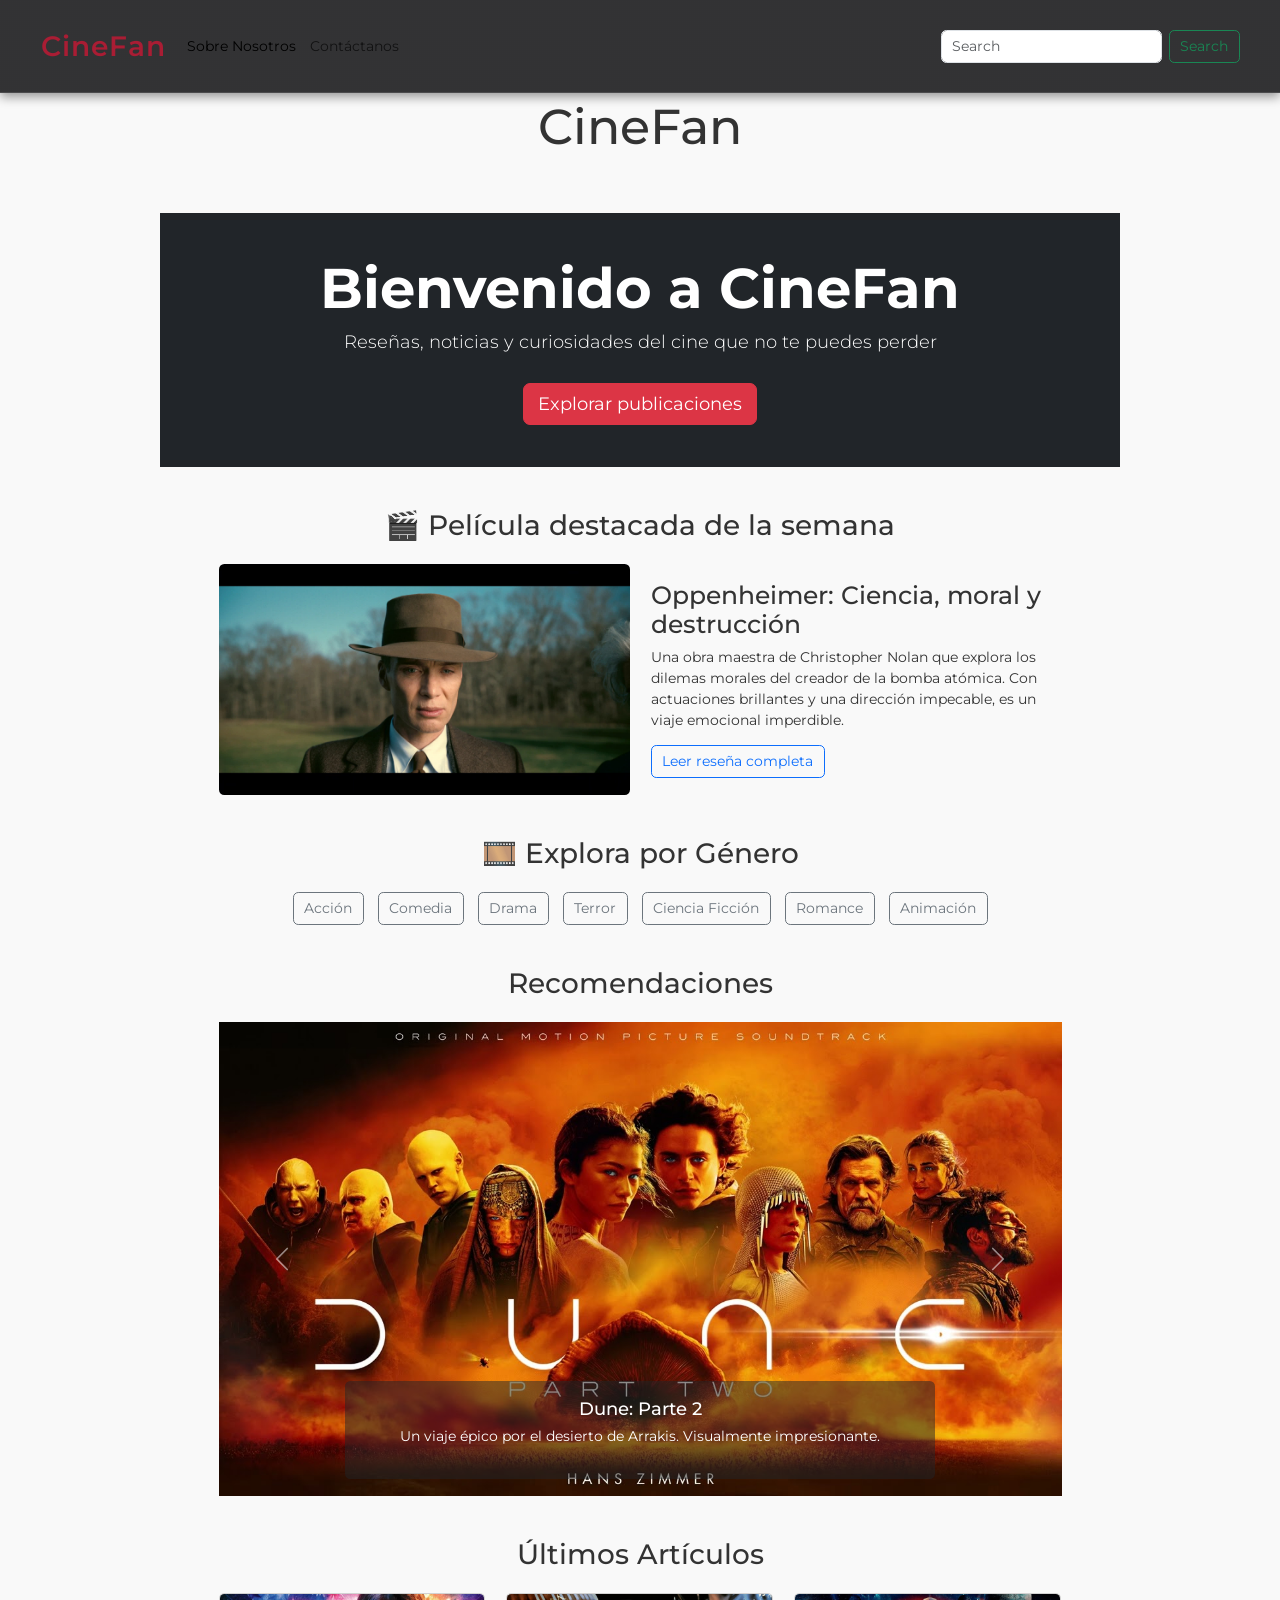
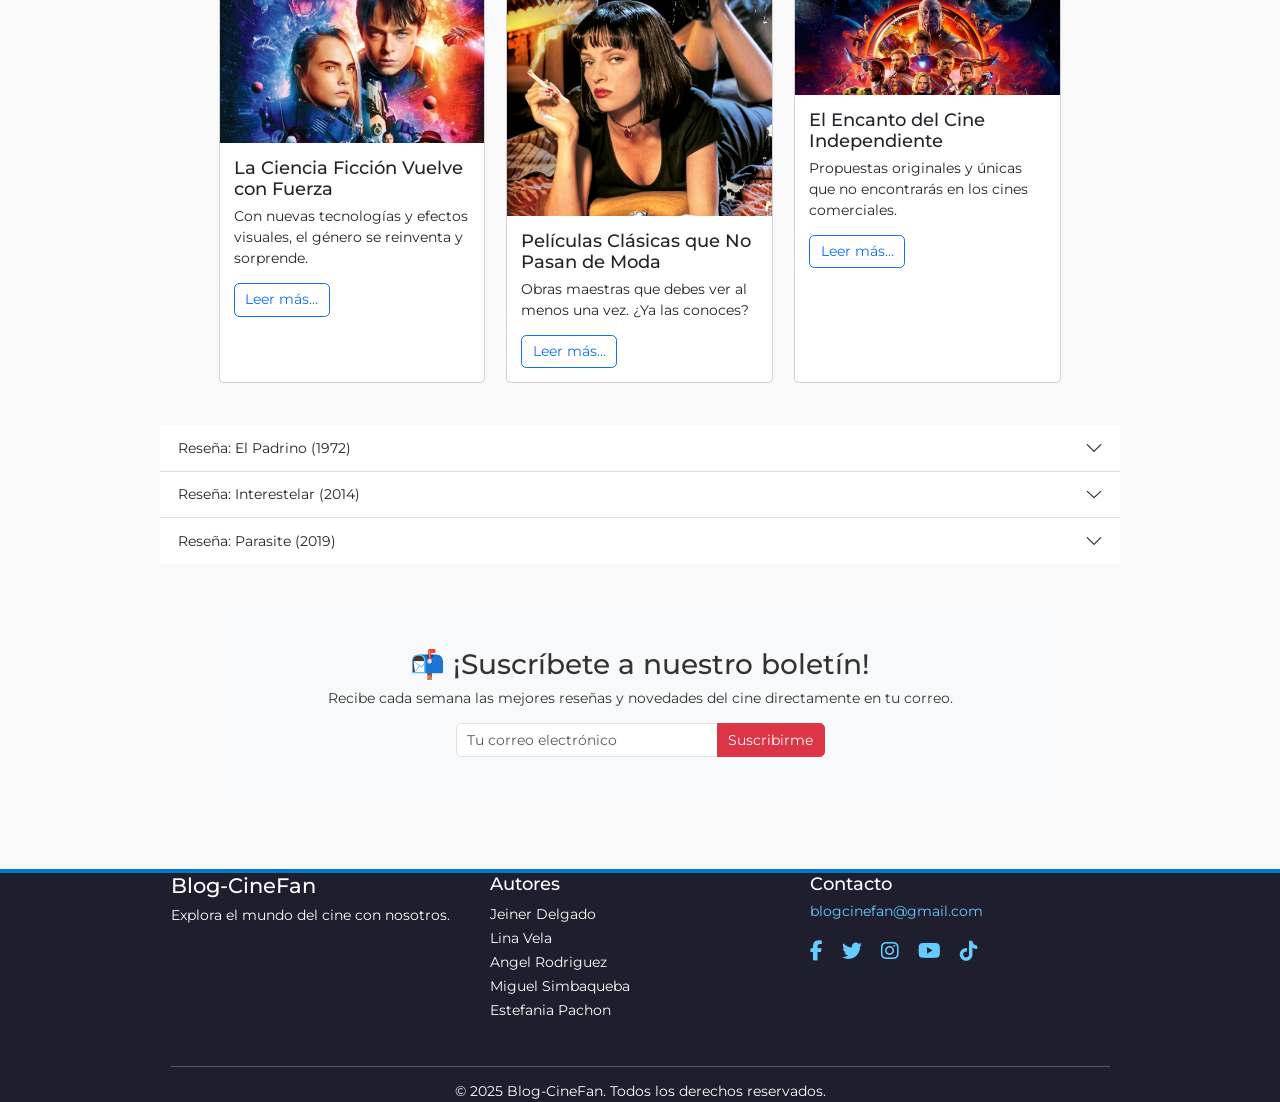
<file: index.html>
<!DOCTYPE html>
<html lang="es">
<head>
    <meta charset="UTF-8">
    <meta name="viewport" content="width=device-width, initial-scale=1.0">
    <title>Blog-CineFan - Inicio</title>
    <link rel="icon" href="assets/img/favicon.ico">
    <link href="https://fonts.googleapis.com/css2?family=Nunito&display=swap" rel="stylesheet">
    <link href="https://cdn.jsdelivr.net/npm/bootstrap@5.3.3/dist/css/bootstrap.min.css" rel="stylesheet">
    <link href="https://cdnjs.cloudflare.com/ajax/libs/font-awesome/6.5.0/css/all.min.css" rel="stylesheet">
    <link rel="stylesheet" href="../assets/css/footer.css">    
    <link rel="stylesheet" href="assets/css/styles.css">
    <link rel="stylesheet" href="assets/css/inicio.css">
    <link href="https://fonts.googleapis.com/css2?family=Montserrat:wght@400;600;700&display=swap" rel="stylesheet">


</head>
<body>

    <!--Barra nav con bootstrap-->
    <nav class="navbar navbar-expand-lg py-4">
  <div class="container-fluid">
    <a class="navbar-brand" href="../index.html">CineFan</a>
    <button class="navbar-toggler" type="button" data-bs-toggle="collapse" data-bs-target="#navbarSupportedContent" aria-controls="navbarSupportedContent" aria-expanded="false" aria-label="Toggle navigation">
      <span class="navbar-toggler-icon"></span>
    </button>
    <div class="collapse navbar-collapse" id="navbarSupportedContent">
      <ul class="navbar-nav me-auto mb-2 mb-lg-0">
        <li class="nav-item">
          <a class="nav-link active "  href="../about.html">Sobre Nosotros</a>
        </li>
        <li class="nav-item">
          <a class="nav-link" href="../contact.html">Contáctanos</a>
        </li>
      </ul>
      <form class="d-flex" role="search">
        <input class="form-control me-2" type="search" placeholder="Search" aria-label="Search"/>
        <button class="btn btn-outline-success" type="submit">Search</button>
      </form>
    </div>
  </div>
</nav>

    <header class="header">
        <div class="container">
            <h1 class="header__title">CineFan</h1>

        </div>
    </header>

    <main class="main-content container">
        <header class="bg-dark text-white text-center py-5">
  <div class="container">
    <h1 class="display-3 fw-bold">Bienvenido a CineFan</h1>
    <p class="lead">Reseñas, noticias y curiosidades del cine que no te puedes perder</p>
    <a href="#posts" class="btn btn-danger btn-lg mt-3">Explorar publicaciones</a>
  </div>
</header>

<!-- Película destacada -->
<section class="container my-5">
  <h2 class="mb-4 text-center">🎬 Película destacada de la semana</h2>
  <div class="row align-items-center">
    <div class="col-md-6">
      <img src="./assets/img/oppe.jpg" alt="Película destacada" class="img-fluid rounded">
    </div>
    <div class="col-md-6">
      <h3>Oppenheimer: Ciencia, moral y destrucción</h3>
      <p>Una obra maestra de Christopher Nolan que explora los dilemas morales del creador de la bomba atómica. Con actuaciones brillantes y una dirección impecable, es un viaje emocional imperdible.</p>
      <a href="#" class="btn btn-outline-primary">Leer reseña completa</a>
    </div>
  </div>
</section>

<!-- Categorías de películas -->
<section class="container my-5">
  <h2 class="mb-4 text-center">🎞️ Explora por Género</h2>
  <div class="d-flex flex-wrap justify-content-center gap-3">
    <button class="btn btn-outline-secondary">Acción</button>
    <button class="btn btn-outline-secondary">Comedia</button>
    <button class="btn btn-outline-secondary">Drama</button>
    <button class="btn btn-outline-secondary">Terror</button>
    <button class="btn btn-outline-secondary">Ciencia Ficción</button>
    <button class="btn btn-outline-secondary">Romance</button>
    <button class="btn btn-outline-secondary">Animación</button>
  </div>
</section>

<!-- Carrusel de recomendaciones -->
<section class="container my-5">
  <h2 class="mb-4 text-center"> Recomendaciones</h2>
  <div id="carouselExampleCaptions" class="carousel slide" data-bs-ride="carousel">
    <div class="carousel-inner">
      <div class="carousel-item active">
        <img src="./assets/img/DuneParte 2.jpg" class="d-block w-100" alt="...">
        <div class="carousel-caption d-none d-md-block bg-dark bg-opacity-50 rounded">
          <h5>Dune: Parte 2</h5>
          <p>Un viaje épico por el desierto de Arrakis. Visualmente impresionante.</p>
        </div>
      </div>
      <div class="carousel-item">
        <img src="./assets/img/Everything.jpg" class="d-block w-100" alt="...">
        <div class="carousel-caption d-none d-md-block bg-dark bg-opacity-50 rounded">
          <h5>Everything Everywhere All At Once</h5>
          <p>Una explosión creativa que desafía los géneros y la lógica.</p>
        </div>
      </div>
      <div class="carousel-item">
        <img src="./assets/img/The Whale.jpg" class="d-block w-100" alt="...">
        <div class="carousel-caption d-none d-md-block bg-dark bg-opacity-50 rounded">
          <h5>The Whale</h5>
          <p>Un drama íntimo sobre redención y empatía. Brendan Fraser brillante.</p>
        </div>
      </div>
    </div>
    <button class="carousel-control-prev" type="button" data-bs-target="#carouselExampleCaptions" data-bs-slide="prev">
      <span class="carousel-control-prev-icon"></span>
    </button>
    <button class="carousel-control-next" type="button" data-bs-target="#carouselExampleCaptions" data-bs-slide="next">
      <span class="carousel-control-next-icon"></span>
    </button>
  </div>
</section>

<!-- Sección de publicaciones -->
<section class="container my-5" id="posts">
  <h2 class="mb-4 text-center"> Últimos Artículos</h2>
  <div class="row g-4">
    
    <!-- Post 1 -->
    <div class="col-md-4">
      <div class="card h-100">
        <img src="./assets/img/renacer-F.jpg" class="card-img-top" alt="Ciencia Ficción">
        <div class="card-body">
          <h5 class="card-title">La Ciencia Ficción Vuelve con Fuerza</h5>
          <p class="card-text">Con nuevas tecnologías y efectos visuales, el género se reinventa y sorprende.</p>
          <a href="#" class="btn btn-outline-primary">Leer más...</a>
        </div>
      </div>
    </div>

    <!-- Post 2 -->
    <div class="col-md-4">
      <div class="card h-100">
        <img src="./assets/img/pelicula-calsica.png" class="card-img-top" alt="Clásicos del cine">
        <div class="card-body">
          <h5 class="card-title">Películas Clásicas que No Pasan de Moda</h5>
          <p class="card-text">Obras maestras que debes ver al menos una vez. ¿Ya las conoces?</p>
          <a href="#" class="btn btn-outline-primary">Leer más...</a>
        </div>
      </div>
    </div>
    <div class="col-md-4">
      <div class="card h-100">
        <img src="./assets/img/marvel.jpeg" class="card-img-top" alt="Cine independiente">
        <div class="card-body">
          <h5 class="card-title">El Encanto del Cine Independiente</h5>
          <p class="card-text">Propuestas originales y únicas que no encontrarás en los cines comerciales.</p>
          <a href="#" class="btn btn-outline-primary">Leer más...</a>
        </div>
      </div>
    </div>

  </div>
</section>

<div class="accordion accordion-flush" id="accordionResenas">
  <div class="accordion-item">
    <h2 class="accordion-header">
      <button class="accordion-button collapsed" type="button" data-bs-toggle="collapse" data-bs-target="#resenaUno" aria-expanded="false" aria-controls="resenaUno">
        Reseña: El Padrino (1972)
      </button>
    </h2>
    <div id="resenaUno" class="accordion-collapse collapse" data-bs-parent="#accordionResenas">
      <div class="accordion-body">
        <strong>Dirección:</strong> Francis Ford Coppola<br>
        <strong>Género:</strong> Crimen, Drama<br>
        <strong>Reseña:</strong> Un clásico del cine que explora el poder, la familia y la corrupción en el corazón de una organización mafiosa. Con actuaciones memorables y una narrativa intensa, es considerada una obra maestra.
      </div>
    </div>
  </div>

  <div class="accordion-item">
    <h2 class="accordion-header">
      <button class="accordion-button collapsed" type="button" data-bs-toggle="collapse" data-bs-target="#resenaDos" aria-expanded="false" aria-controls="resenaDos">
        Reseña: Interestelar (2014)
      </button>
    </h2>
    <div id="resenaDos" class="accordion-collapse collapse" data-bs-parent="#accordionResenas">
      <div class="accordion-body">
        <strong>Dirección:</strong> Christopher Nolan<br>
        <strong>Género:</strong> Ciencia Ficción, Aventura<br>
        <strong>Reseña:</strong> Una epopeya espacial que mezcla la ciencia con las emociones humanas. Visualmente impresionante y con un guion que invita a la reflexión sobre el tiempo, la gravedad y el amor.
      </div>
    </div>
  </div>

  <div class="accordion-item">
    <h2 class="accordion-header">
      <button class="accordion-button collapsed" type="button" data-bs-toggle="collapse" data-bs-target="#resenaTres" aria-expanded="false" aria-controls="resenaTres">
        Reseña: Parasite (2019)
      </button>
    </h2>
    <div id="resenaTres" class="accordion-collapse collapse" data-bs-parent="#accordionResenas">
      <div class="accordion-body">
        <strong>Dirección:</strong> Bong Joon-ho<br>
        <strong>Género:</strong> Thriller, Drama Social<br>
        <strong>Reseña:</strong> Una crítica social envolvente que mezcla el humor negro con el suspenso. Ganadora del Óscar a Mejor Película, destaca por su originalidad, guion inteligente y mensaje contundente.
      </div>
    </div>
  </div>
</div>


<!-- Suscripción al boletín -->
<section class="container my-5">
  <div class="bg-light p-5 rounded text-center">
    <h2>📬 ¡Suscríbete a nuestro boletín!</h2>
    <p>Recibe cada semana las mejores reseñas y novedades del cine directamente en tu correo.</p>
    <div class="row justify-content-center">
      <div class="col-md-6">
        <div class="input-group">
          <input type="email" class="form-control" placeholder="Tu correo electrónico">
          <button class="btn btn-danger">Suscribirme</button>
        </div>
      </div>
    </div>
  </div>
</section>
    </main>

    <!-- !Footer -->
    <footer class="site-footer">
    <div class="container">
      <div class="row text-center text-md-start">
        <!-- Columna 1 -->
        <div class="col-md-4 mb-4">
          <h4>Blog-CineFan</h4>
          <p>Explora el mundo del cine con nosotros.</p>
        </div>

        <!-- Columna 2 -->
        <div class="col-md-4 mb-4">
          <h5>Autores</h5>
          <ul class="list-unstyled">
            <li>Jeiner Delgado</li>
            <li>Lina Vela</li>
            <li>Angel Rodriguez</li>
            <li>Miguel Simbaqueba</li>
            <li>Estefania Pachon</li>
          </ul>
        </div>

        <!-- Columna 3 -->
        <div class="col-md-4 mb-4">
          <h5>Contacto</h5>
          <p><a href="mailto:blogcinefan@gmail.com">blogcinefan@gmail.com</a></p>
          <div class="social-icons mt-3">
            <a href="#"><i class="fab fa-facebook-f"></i></a>
            <a href="#"><i class="fab fa-twitter"></i></a>
            <a href="#"><i class="fab fa-instagram"></i></a>
            <a href="#"><i class="fab fa-youtube"></i></a>
            <a href="#"><i class="fab fa-tiktok"></i></a>
          </div>
        </div>
      </div>
      <hr>
      <div class="text-center">
        <p class="mb-0">&copy; 2025 Blog-CineFan. Todos los derechos reservados.</p>
      </div>
    </div>
  </footer>


    <script src="https://cdn.jsdelivr.net/npm/bootstrap@5.3.3/dist/js/bootstrap.bundle.min.js" integrity="sha384-YvpcrYf0tY3lHB60NNkmXc5s9fDVZLESaAA55NDzOxhy9GkcIdslK1eN7N6jIeHz" crossorigin="anonymous"></script>
</body>
</html>
</file>
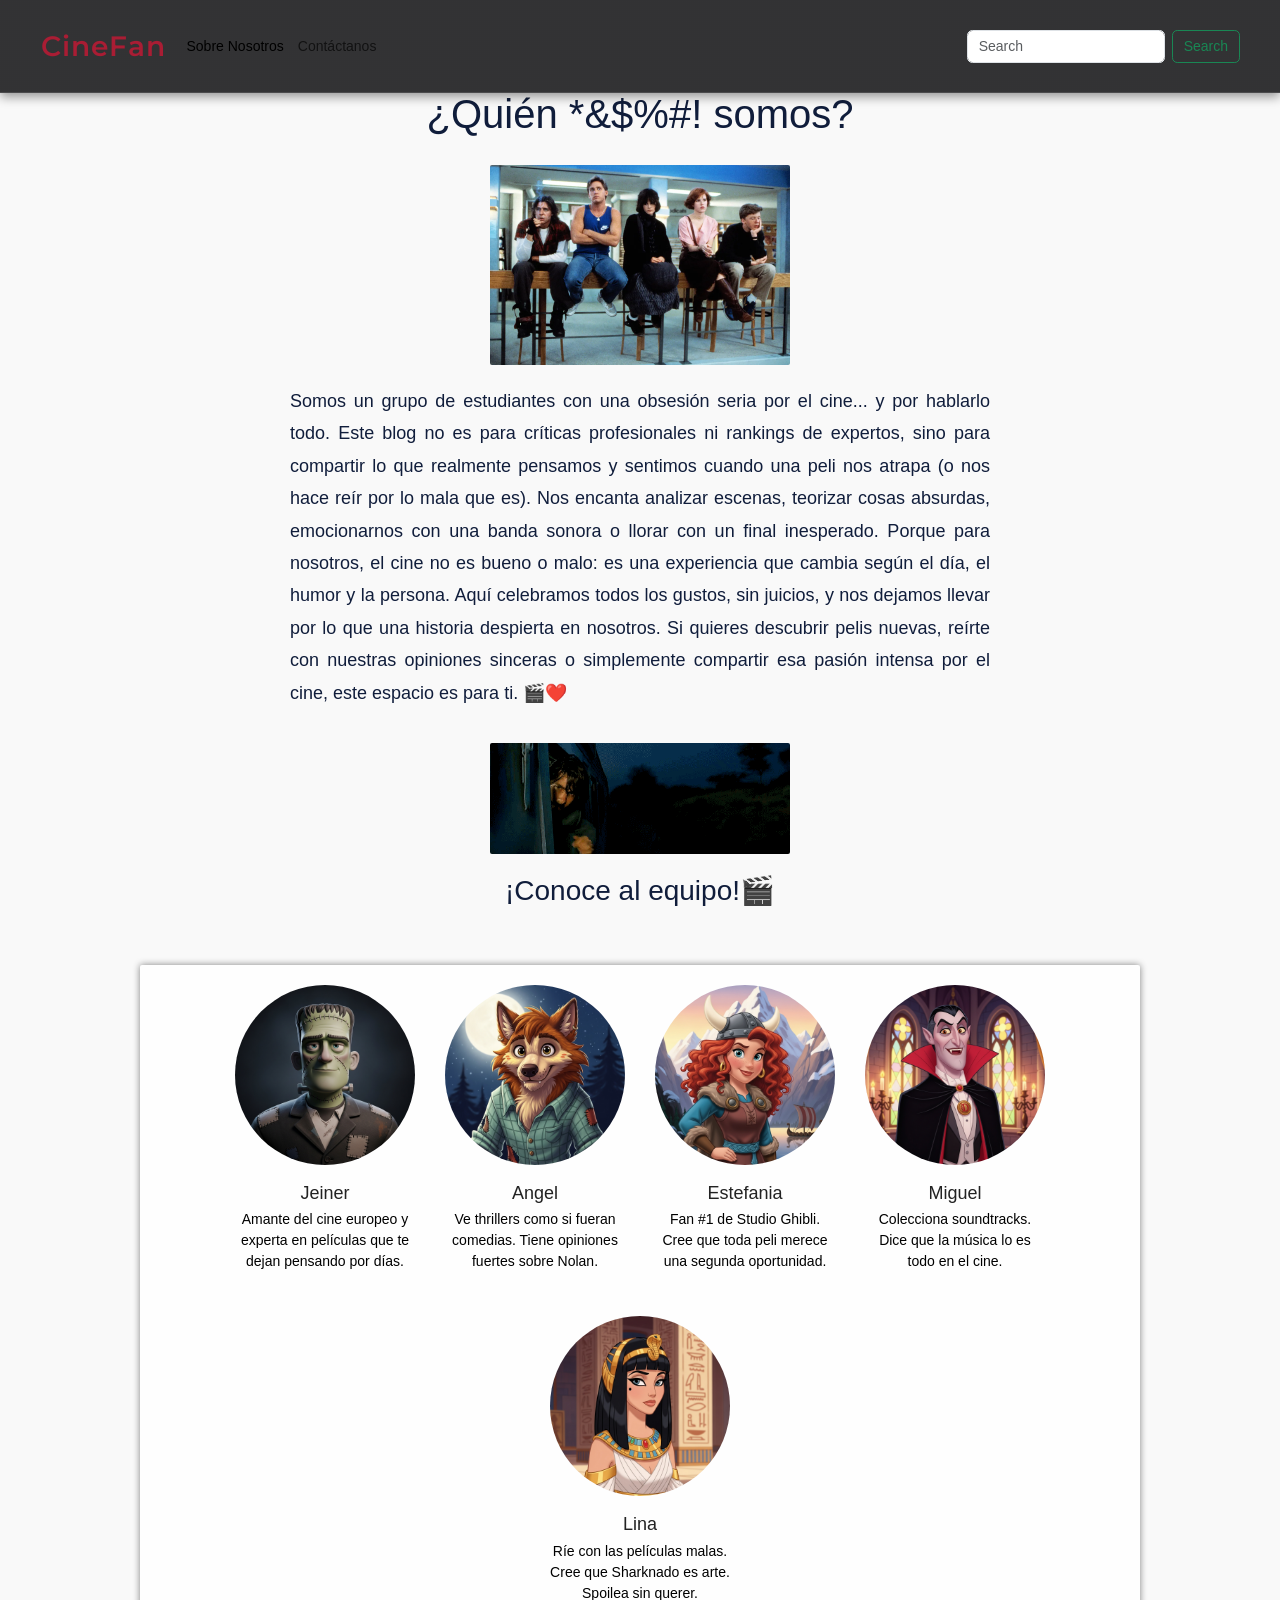
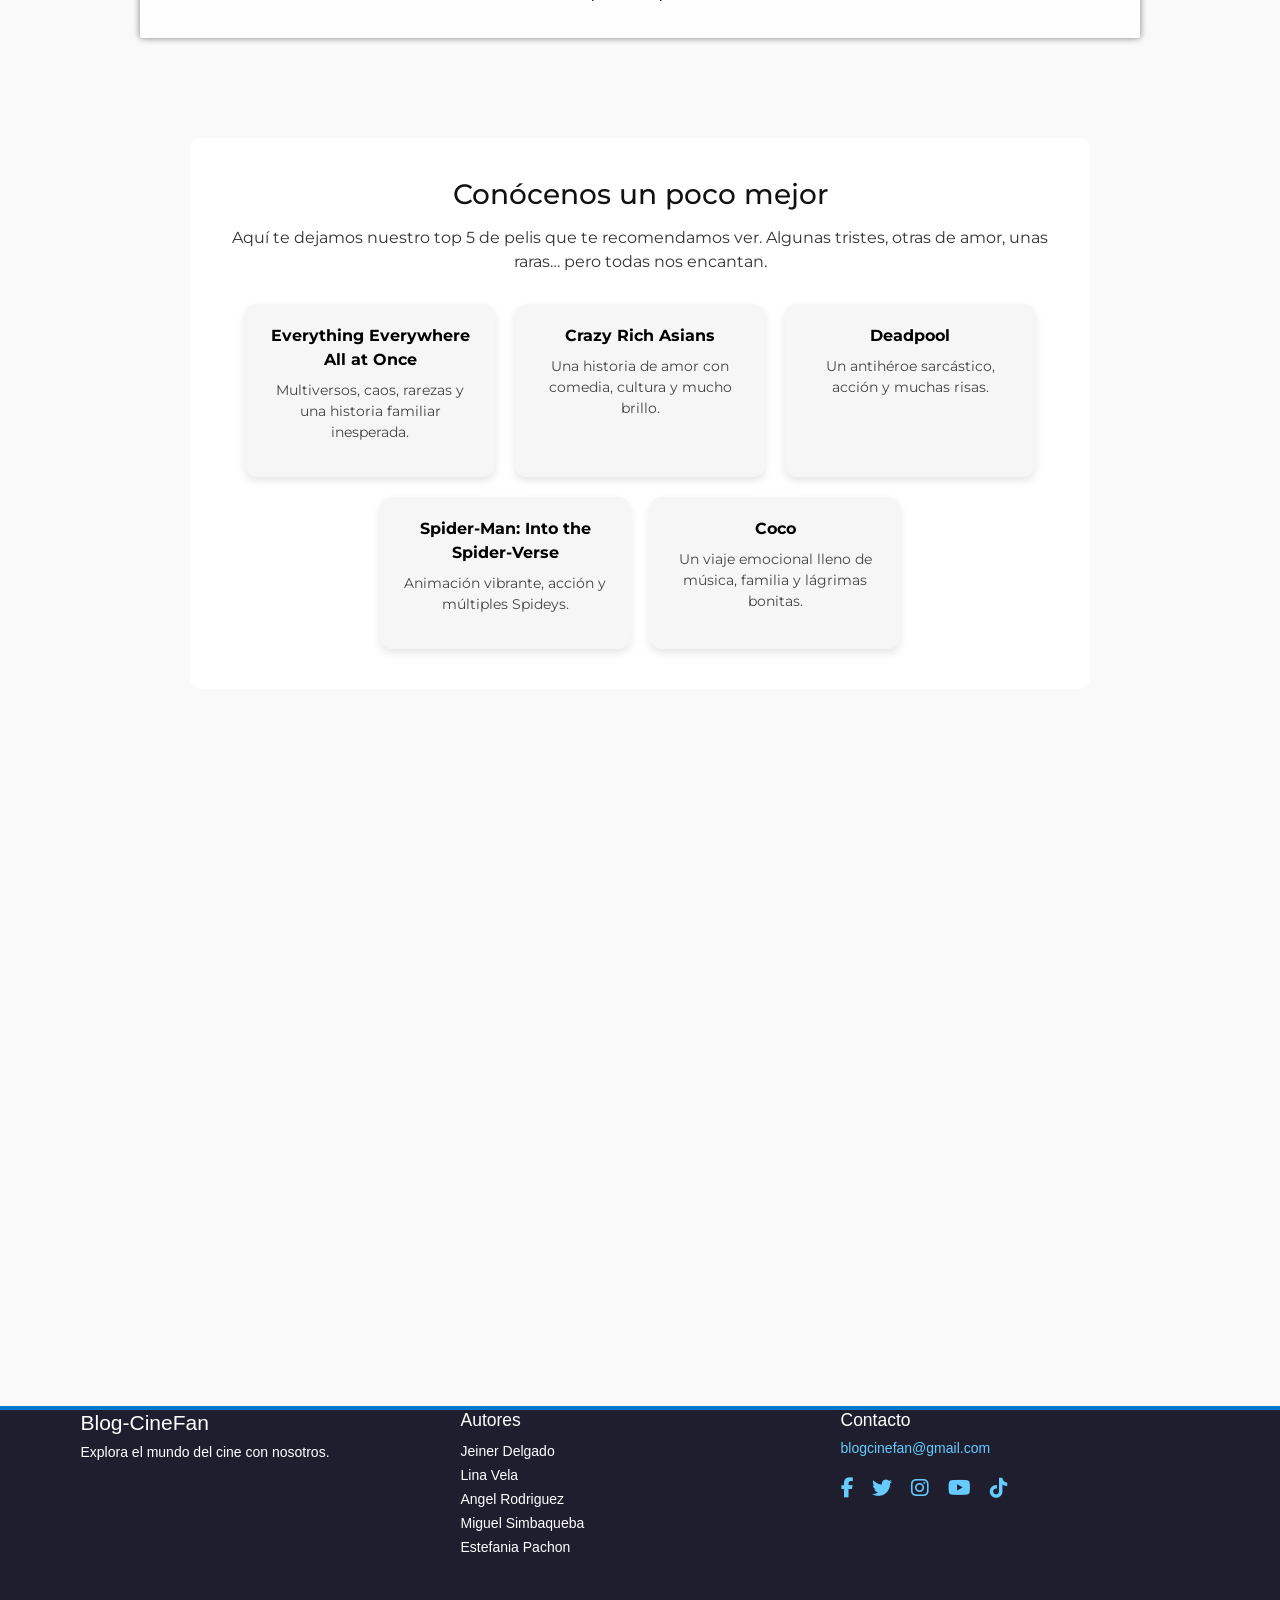
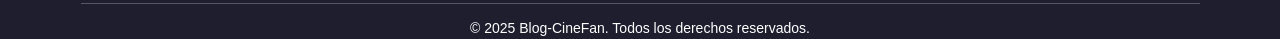
<file: about.html>
<!--Página de "sobre nosotros"-->
<!DOCTYPE html>
<html lang="en">
<head>
    <meta charset="UTF-8">
    <meta name="viewport" content="width=device-width, initial-scale=1.0">
    <title>¿Quiénes somos?</title>
    <link href="https://fonts.googleapis.com/css2?family=Nunito&display=swap" rel="stylesheet">
    <link href="https://cdn.jsdelivr.net/npm/bootstrap@5.3.3/dist/css/bootstrap.min.css" rel="stylesheet">
    <link href="https://cdnjs.cloudflare.com/ajax/libs/font-awesome/6.5.0/css/all.min.css" rel="stylesheet">
    <link rel="stylesheet" href="../assets/css/footer.css">
    <link rel="stylesheet" href="assets/css/about.css">
</head>
<body>
       <!--Barra nav con bootstrap-->
    <nav class="navbar navbar-expand-lg py-4">
  <div class="container-fluid">
    <a class="navbar-brand" href="../index.html">CineFan</a>
    <button class="navbar-toggler" type="button" data-bs-toggle="collapse" data-bs-target="#navbarSupportedContent" aria-controls="navbarSupportedContent" aria-expanded="false" aria-label="Toggle navigation">
      <span class="navbar-toggler-icon"></span>
    </button>
    <div class="collapse navbar-collapse" id="navbarSupportedContent">
      <ul class="navbar-nav me-auto mb-2 mb-lg-0">
        <li class="nav-item">
          <a class="nav-link active "  href="../about.html">Sobre Nosotros</a>
        </li>
        <li class="nav-item">
          <a class="nav-link" href="../contact.html">Contáctanos</a>
        </li>
      </ul>
      <form class="d-flex" role="search">
        <input class="form-control me-2" type="search" placeholder="Search" aria-label="Search"/>
        <button class="btn btn-outline-success" type="submit">Search</button>
      </form>
    </div>
  </div>
</nav>
<!--Sobre nosotros--->
        <h1 >¿Quién *&$%#! somos?</h1>
            <img src="assets/img/breakfastmain-copy-dsptitulo.webp" alt="Imagen que representa al grupo" class="imagen-portada">
                <div class="contenido">
                    <p> Somos un grupo de estudiantes con una obsesión seria por el cine... y por hablarlo todo. Este blog no es para críticas profesionales ni rankings de expertos, sino para compartir lo que realmente pensamos y sentimos cuando una peli nos atrapa (o nos hace reír por lo mala que es).
                        Nos encanta analizar escenas, teorizar cosas absurdas, emocionarnos con una banda sonora o llorar con un final inesperado. Porque para nosotros, el cine no es bueno o malo: es una experiencia que cambia según el día, el humor y la persona.
                        Aquí celebramos todos los gustos, sin juicios, y nos dejamos llevar por lo que una historia despierta en nosotros. Si quieres descubrir pelis nuevas, reírte con nuestras opiniones sinceras o simplemente compartir esa pasión intensa por el cine, este espacio es para ti. 🎬❤️
                    </p>
                </div>
            <img src="assets/img/EnIb.gif" alt="Gif de cierre" class="gif-final">
    </div>
     <div class="titulo-team"><h2>¡Conoce al equipo!🎬</h2></div> 
    
    <section class="team-container">

  

  <div class="team-member">
    <img src="/assets/img/jeiner.png" alt="Jeiner">
    <h3>Jeiner</h3>
    <p>Amante del cine europeo y experta en películas que te dejan pensando por días.</p>
  </div>

  <div class="team-member">
    <img src="/assets/img/angel.png" alt="Angel">
    <h3>Angel</h3>
    <p>Ve thrillers como si fueran comedias. Tiene opiniones fuertes sobre Nolan.</p>
  </div>

  <div class="team-member">
    <img src="/assets/img/estefania.png" alt="Estefanía">
    <h3>Estefania</h3>
    <p>Fan #1 de Studio Ghibli. Cree que toda peli merece una segunda oportunidad.</p>
  </div>

  <div class="team-member">
    <img src="/assets/img/miguel.png" alt="Miguel">
    <h3>Miguel</h3>
    <p>Colecciona soundtracks. Dice que la música lo es todo en el cine.</p>
  </div>

  <div class="team-member">
    <img src="/assets/img/lina.png" alt="Lina">
    <h3>Lina</h3>
    <p>Ríe con las películas malas. Cree que Sharknado es arte. Spoilea sin querer.</p>
  </div>
</section>

<section class="movies-section">
  <h2>Conócenos un poco mejor</h2>
  <p class="intro-text">Aquí te dejamos nuestro top 5 de pelis que te recomendamos ver. Algunas tristes, otras de amor, unas raras… pero todas nos encantan.</p>

  <div class="movie-grid">
    <div class="movie-card">
      <strong>Everything Everywhere All at Once</strong>
      <p>Multiversos, caos, rarezas y una historia familiar inesperada.</p>
    </div>
    <div class="movie-card">
      <strong>Crazy Rich Asians</strong>
      <p>Una historia de amor con comedia, cultura y mucho brillo.</p>
    </div>
    <div class="movie-card">
      <strong>Deadpool</strong>
      <p>Un antihéroe sarcástico, acción y muchas risas.</p>
    </div>
    <div class="movie-card">
      <strong>Spider-Man: Into the Spider-Verse</strong>
      <p>Animación vibrante, acción y múltiples Spideys.</p>
    </div>
    <div class="movie-card">
      <strong>Coco</strong>
      <p>Un viaje emocional lleno de música, familia y lágrimas bonitas.</p>
    </div>
  </div>
</section>
    <div class="page-container">
    <main class="content">

    </main>

    
    <!-- ! Footer -->
    <footer class="site-footer">
    <div class="container">
      <div class="row text-center text-md-start">
        <!-- Columna 1 -->
        <div class="col-md-4 mb-4">
          <h4>Blog-CineFan</h4>
          <p>Explora el mundo del cine con nosotros.</p>
        </div>

        <!-- Columna 2 -->
        <div class="col-md-4 mb-4">
          <h5>Autores</h5>
          <ul class="list-unstyled">
            <li>Jeiner Delgado</li>
            <li>Lina Vela</li>
            <li>Angel Rodriguez</li>
            <li>Miguel Simbaqueba</li>
            <li>Estefania Pachon</li>
          </ul>
        </div>

        <!-- Columna 3 -->
        <div class="col-md-4 mb-4">
          <h5>Contacto</h5>
          <p><a href="mailto:blogcinefan@gmail.com">blogcinefan@gmail.com</a></p>
          <div class="social-icons mt-3">
            <a href="#"><i class="fab fa-facebook-f"></i></a>
            <a href="#"><i class="fab fa-twitter"></i></a>
            <a href="#"><i class="fab fa-instagram"></i></a>
            <a href="#"><i class="fab fa-youtube"></i></a>
            <a href="#"><i class="fab fa-tiktok"></i></a>
          </div>
        </div>
      </div>
      <hr>
      <div class="text-center">
        <p class="mb-0">&copy; 2025 Blog-CineFan. Todos los derechos reservados.</p>
      </div>
    </div>
  </footer>


  </div>

</body>
</html>
</file>
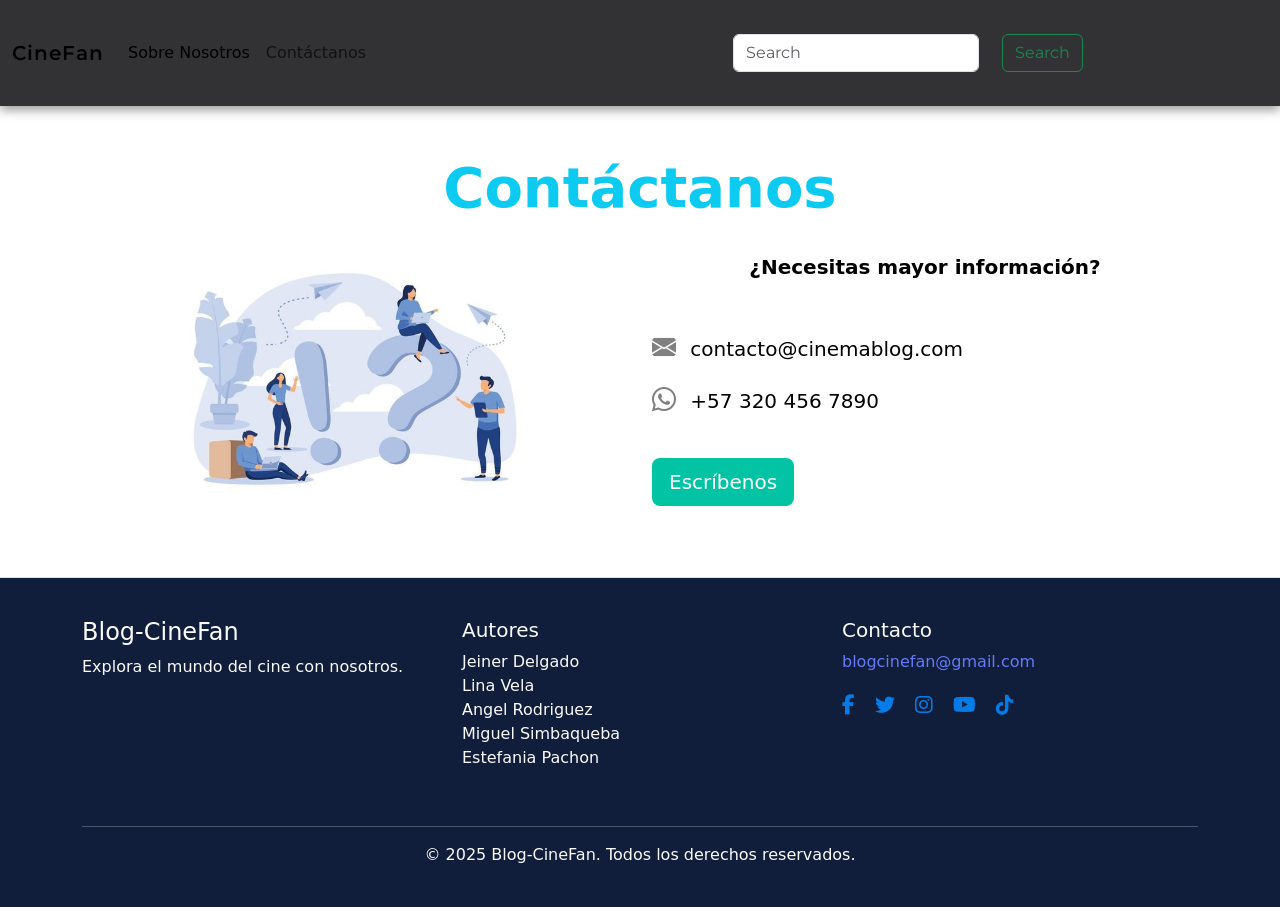
<file: contact.html>
<!--Página de Contactenos-->
<!DOCTYPE html>
<html lang="en">
<head>
    <meta charset="UTF-8">
    <meta name="viewport" content="width=device-width, initial-scale=1.0">
    <link rel="stylesheet" href="assets/css/contact.css">
    <link rel="stylesheet" href="assets/css/nav.css">
    <link rel="stylesheet" href="assets/css/footer.css">
    <link href="https://fonts.googleapis.com/css2?family=Nunito&display=swap" rel="stylesheet">
    <link href="https://cdn.jsdelivr.net/npm/bootstrap@5.3.3/dist/css/bootstrap.min.css" rel="stylesheet">
    <link href="https://cdnjs.cloudflare.com/ajax/libs/font-awesome/6.5.0/css/all.min.css" rel="stylesheet">
    <link href="https://cdn.jsdelivr.net/npm/bootstrap@5.3.2/dist/css/bootstrap.min.css" rel="stylesheet">
    <link href="https://cdn.jsdelivr.net/npm/bootstrap-icons@1.10.5/font/bootstrap-icons.css" rel="stylesheet">
    <script src="https://cdn.jsdelivr.net/npm/bootstrap@5.3.2/dist/js/bootstrap.bundle.min.js"></script>
    <title>Contactenos</title>
</head>
<body>
    <!--Barra nav con bootstrap-->
    <nav class="navbar navbar-expand-lg py-4">
  <div class="container-fluid">
    <a class="navbar-brand" href="../index.html">CineFan</a>
    <button class="navbar-toggler" type="button" data-bs-toggle="collapse" data-bs-target="#navbarSupportedContent" aria-controls="navbarSupportedContent" aria-expanded="false" aria-label="Toggle navigation">
      <span class="navbar-toggler-icon"></span>
    </button>
    <div class="collapse navbar-collapse" id="navbarSupportedContent">
      <ul class="navbar-nav me-auto mb-2 mb-lg-0">
        <li class="nav-item">
          <a class="nav-link active "  href="../about.html">Sobre Nosotros</a>
        </li>
        <li class="nav-item">
          <a class="nav-link" href="../contact.html">Contáctanos</a>
        </li>
      </ul>
      <form class="d-flex" role="search">
        <input class="form-control me-2" type="search" placeholder="Search" aria-label="Search"/>
        <button class="btn btn-outline-success" type="submit">Search</button>
      </form>
    </div>
  </div>
</nav>
    <!-- ! CONTACTENOS -->

    <div id="alerta-exito" class="alert alert-success alert-dismissible fade show d-none" role="alert">
      ¡Tu mensaje ha sido enviado exitosamente!
      <button type="button" class="btn-close" data-bs-dismiss="alert" aria-label="Cerrar"></button>
    </div>

    <section class="container my-5">
      <h1 class="text-center display-4 text-info fw-bold">Contáctanos</h1>

      <div class="row align-items-center">
        <!-- Columna izquierda: imagen -->
        <div class="col-md-6 text-center mb-4 mb-md-0">
          <img src="./assets/img/help.jpeg" alt="Ayuda" class="img-fluid" style="max-height: 300px;">
        </div>

        <!-- Columna derecha: íconos + botón -->
        <div class="col-md-6 text-center text-md-start">
          <div class="mb-4">
            <p class="text-center fs-5 text-black fw-bold mb-5" id="info">¿Necesitas mayor información?</p>
            <p class="text-black fs-5">
                <i class="bi bi-envelope-fill icon-hover me-2"></i> contacto@cinemablog.com
            </p>
            <p class="text-black fs-5">
                <i class="bi bi-whatsapp icon-hover me-2"></i> +57 320 456 7890
            </p>
          </div>
          <button type="button" class="btn btn-lg mt-3 btn-escribenos" data-bs-toggle="modal" data-bs-target="#contactoModal">
            Escríbenos
          </button>
        </div>
      </div>
    </section>

    <!-- Modal con formulario -->
    <div class="modal fade" id="contactoModal" tabindex="-1" aria-labelledby="contactoModalLabel" aria-hidden="true">
      <div class="modal-dialog modal-dialog-centered">
        <div class="modal-content" style="background-color: rgba(0, 0, 0, 0.85); border-radius: 15px;">
          <div class="modal-header border-0">
            <h2 class="modal-title w-100 text-center text-info" id="contactoModalLabel">Formulario de Contacto</h2>
            <button type="button" class="btn-close btn-close-white" data-bs-dismiss="modal" aria-label="Cerrar"></button>
          </div>
          <div class="modal-body">
            <form id="formulario-contacto" action="#" method="post">
              <label for="nombre">Nombre Completo:</label>
              <input type="text" id="nombre" name="nombre" placeholder="Juan Fuentes" required>

              <label for="correo">Correo electrónico:</label>
              <input type="email" id="correo" name="correo" placeholder="ahns@hsny.com" required>

              <label for="mensaje">Mensaje:</label>
              <textarea id="mensaje" name="mensaje" rows="5" placeholder="Me comunico con ustedes para ..." required></textarea>

              <button type="submit">Enviar</button>
            </form>
          </div>
        </div>
      </div>
    </div>

    <!-- ! FOOTER -->
    <footer class="site-footer">
    <div class="container">
      <div class="row text-center text-md-start">
        <!-- Columna 1 -->
        <div class="col-md-4 mb-4">
          <h4>Blog-CineFan</h4>
          <p>Explora el mundo del cine con nosotros.</p>
        </div>

        <!-- Columna 2 -->
        <div class="col-md-4 mb-4">
          <h5>Autores</h5>
          <ul class="list-unstyled">
            <li>Jeiner Delgado</li>
            <li>Lina Vela</li>
            <li>Angel Rodriguez</li>
            <li>Miguel Simbaqueba</li>
            <li>Estefania Pachon</li>
          </ul>
        </div>

        <!-- Columna 3 -->
        <div class="col-md-4 mb-4">
          <h5>Contacto</h5>
          <p><a href="mailto:blogcinefan@gmail.com">blogcinefan@gmail.com</a></p>
          <div class="social-icons mt-3">
            <a href="#"><i class="fab fa-facebook-f"></i></a>
            <a href="#"><i class="fab fa-twitter"></i></a>
            <a href="#"><i class="fab fa-instagram"></i></a>
            <a href="#"><i class="fab fa-youtube"></i></a>
            <a href="#"><i class="fab fa-tiktok"></i></a>
          </div>
        </div>
      </div>
      <hr>
      <div class="text-center">
        <p class="mb-0">&copy; 2025 Blog-CineFan. Todos los derechos reservados.</p>
      </div>
    </div>
  </footer>


    <script src="script_contact.js"></script>

</body>
</html>
</file>
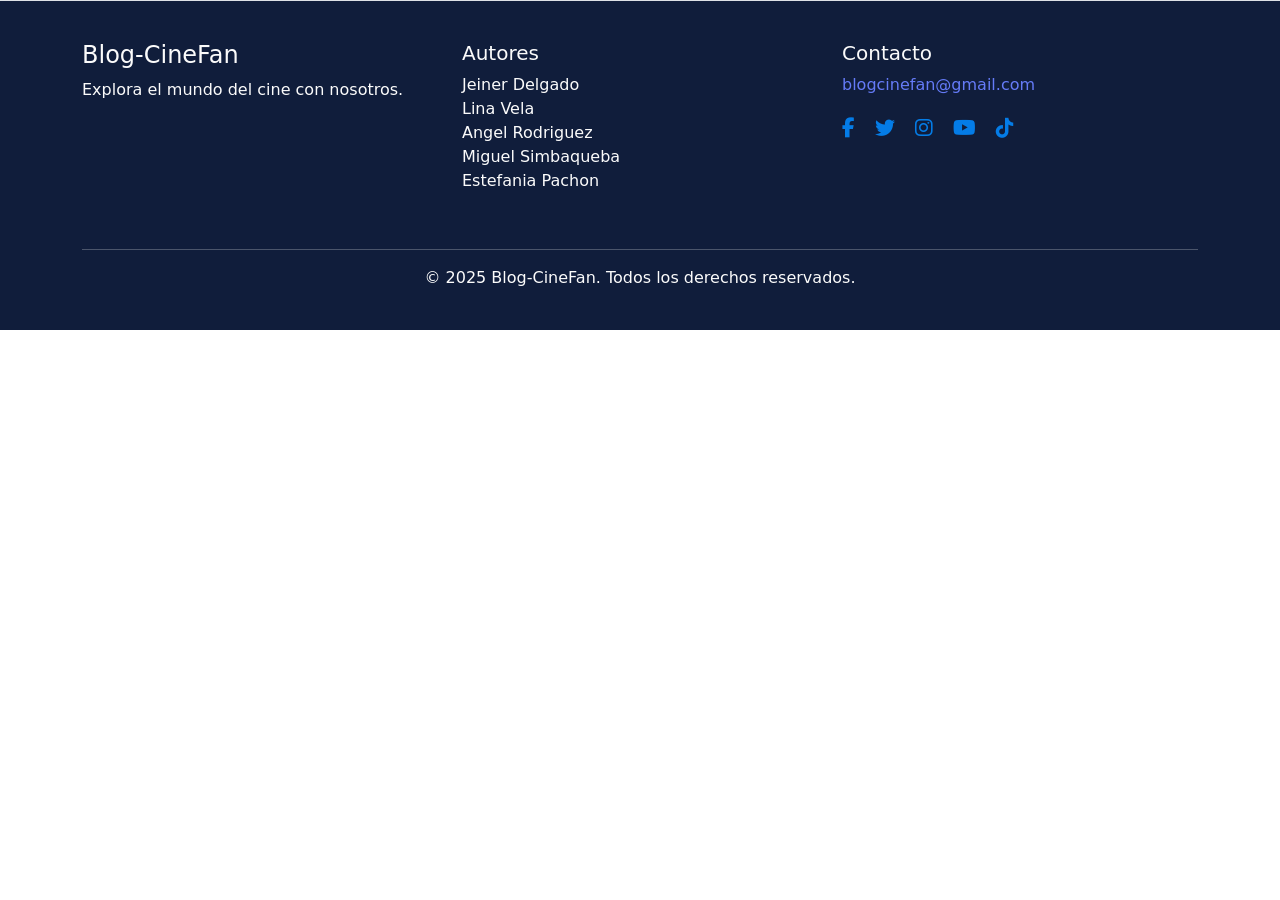
<file: componentes/footer.html>
<!DOCTYPE html>
<html lang="es">
<head>
  <meta charset="UTF-8">
  <title>Pie de Página Claro</title>
  <!-- Bootstrap CSS -->
  <link href="https://cdn.jsdelivr.net/npm/bootstrap@5.3.3/dist/css/bootstrap.min.css" rel="stylesheet">
  <!-- Font Awesome -->
  <link href="https://cdnjs.cloudflare.com/ajax/libs/font-awesome/6.5.0/css/all.min.css" rel="stylesheet">
  <!-- Archivo CSS externo -->
  <link rel="stylesheet" href="../assets/css/footer.css">
</head>
<body>
  <footer class="site-footer">
    <div class="container">
      <div class="row text-center text-md-start">
        <!-- Columna 1 -->
        <div class="col-md-4 mb-4">
          <h4>Blog-CineFan</h4>
          <p>Explora el mundo del cine con nosotros.</p>
        </div>

        <!-- Columna 2 -->
        <div class="col-md-4 mb-4">
          <h5>Autores</h5>
          <ul class="list-unstyled">
            <li>Jeiner Delgado</li>
            <li>Lina Vela</li>
            <li>Angel Rodriguez</li>
            <li>Miguel Simbaqueba</li>
            <li>Estefania Pachon</li>
          </ul>
        </div>

        <!-- Columna 3 -->
        <div class="col-md-4 mb-4">
          <h5>Contacto</h5>
          <p><a href="mailto:blogcinefan@gmail.com">blogcinefan@gmail.com</a></p>
          <div class="social-icons mt-3">
            <a href="#"><i class="fab fa-facebook-f"></i></a>
            <a href="#"><i class="fab fa-twitter"></i></a>
            <a href="#"><i class="fab fa-instagram"></i></a>
            <a href="#"><i class="fab fa-youtube"></i></a>
            <a href="#"><i class="fab fa-tiktok"></i></a>
          </div>
        </div>
      </div>
      <hr>
      <div class="text-center">
        <p class="mb-0">&copy; 2025 Blog-CineFan. Todos los derechos reservados.</p>
      </div>
    </div>
  </footer>

  <!-- Bootstrap JS -->
  <script src="https://cdn.jsdelivr.net/npm/bootstrap@5.3.3/dist/js/bootstrap.bundle.min.js"></script>
</body>
</html>
</file>
<file: assets/css/footer.css>
.site-footer {
  background-color: #101D3B; /* Cambia este color si quieres otro */
  color: #fbfbfb;
  padding: 40px 0;
  border-top: 1px solid #dee2e6;
  text-align: center;
}
.site-footer a {
  color: #657bf7;
  text-decoration: none;
}
.site-footer a:hover {
  color: #4672b5;
}
.social-icons a {
  font-size: 20px;
  margin-right: 15px;
  color: #0385f6ea;
}
.social-icons a:hover {
  color: #31d3db;
}
/* Asegura que el body ocupe toda la altura de la ventana */
body {
  display: flex;
  flex-direction: column;
  min-height: 100vh;
  margin: 0;
}

/* Aplica esto al contenedor principal del contenido */
main {
  flex: 1;
}
</file>
<file: assets/css/styles.css>
/*Estilado principal/
</file>
<file: assets/css/inicio.css>
@import url('https://fonts.googleapis.com/css2?family=Montserrat:ital,wght@0,100..900;1,100..900&display=swap');
@import url('https://fonts.googleapis.com/css2?family=Inter:wght@600&display=swap');

* {
  box-sizing: border-box;
}

.navbar {
  position: fixed;
  top: 0;
  left: 0;
  width: 100%;
  padding: 12px 30px;
  display: flex;
  justify-content: space-between;
  align-items: center;
  z-index: 1000;

  
  background: linear-gradient(rgba(28, 28, 30, 0.9), rgba(28, 28, 30, 0.9)),
              url('https://tse4.mm.bing.net/th/id/OIP.qvODs7O5qsZeDH8D_uoP-AHaEK?rs=1&pid=ImgDetMain&o=7&rm=3');
  background-size: cover;
  background-position: center;
  backdrop-filter: blur(4px);
  box-shadow: 0 4px 10px rgba(0, 0, 0, 0.4);
}

.navbar-brand {
  font-family: 'Inter', sans-serif;
  color:#a91d34;
  font-size: 28px;
  font-weight: 600;
  letter-spacing: 1px;
   font-family: 'Montserrat', sans-serif;
}

.nav-links {
  list-style: none;
  display: flex;
  gap: 24px;
  font-family: 'Inter', sans-serif;
}

.nav-links a {
  color: #f0f0f0;
  text-decoration: none;
  font-weight: 500;
  position: relative;
  transition: color 0.3s ease;
  padding: 4px 0;
}

.nav-links a::after {
  content: "";
  position: absolute;
  width: 0%;
  height: 2px;
  left: 0;
  bottom: 0;
  background-color: #6E1423;
  transition: width 0.3s ease;
}

.nav-links a:hover {
  color: #b30202;
}

.nav-links a:hover::after {
  width: 100%;
}
/* Estilos generales */
body {
  font-family: 'Montserrat', sans-serif;
  margin: 0;
  background-color: #f4f4f4;
  color: #333;
}

.container {
  width: 90%;
  max-width: 960px;
  margin: 0 auto;
}

/* Header */
.header {
  padding: 2rem 0;
  text-align: center;
  margin-top: 5rem; /* Espacio para la barra de navegación */
}

.header__title {
  margin: 0;
  font-size: 3.5rem;
  color: #333;
}

/* Contenido Principal */
.main-content {
  padding: 2rem 0;
}

.post {
  display: flex;
  align-items: flex-start; /* Alinea los items al inicio */
  gap: 1.5rem; /* Espacio entre la imagen y el texto */
  background-color: #ffffff;
  border: 1px solid #ddd;
  padding: 1.5rem;
  margin-bottom: 2rem;
  border-radius: 5px;
}

.post__title {
  margin-top: 0;
  color: #3498db;
}

.post__excerpt {
  line-height: 1.6;
}

.sec-image {
  flex: 1;
  max-width: 250px; /* Ancho máximo para la imagen */
}

.post__content {
  flex: 2;
}

.post__read-more {
  display: inline-block;
  margin-top: 1rem;
  background-color: #000000;
  color: #ffffff;
  padding: 10px 20px;
  text-decoration: none;
  font-weight: bold;
  border-radius: 3px;
  text-align: center;
}

.post__read-more:hover {
  text-decoration: underline;
}

.post__image {
  width: 100%;
  height: auto;
  border-radius: 5px;
}

/* Estilos Footer */
html,
body {
  margin: 0;
  padding: 0;
  height: 100%;

  font-size: 14px;
  background-color: #f9f9f9;
}

.page-container {
  display: flex;
  flex-direction: column;
  min-height: 100vh;
}

.content {
  flex: 1;
}

.site-footer {
  background-color: #1e1e2f;
  color: #ffffff;
  padding: 0px 0;
  text-align: center;
  border-top: 4px solid #007acc;
}

.site-footer a {
  color: #66ccff;
  text-decoration: none;
}

.site-footer ul {
  list-style: none;
  padding: 0;
  margin: 10px 0;
}

.site-footer li {
  margin: 3px 0;
}
</file>
<file: assets/css/about.css>
@import url('https://fonts.googleapis.com/css2?family=Montserrat:ital,wght@0,100..900;1,100..900&display=swap');
@import url('https://fonts.googleapis.com/css2?family=Inter:wght@600&display=swap');

.navbar{
  box-sizing: border-box;
}

.navbar {
  position: fixed;
  top: 0;
  left: 0;
  width: 100%;
  padding: 12px 30px;
  display: flex;
  justify-content: space-between;
  align-items: center;
  z-index: 1000;

  
  background: linear-gradient(rgba(28, 28, 30, 0.9), rgba(28, 28, 30, 0.9)),
              url('https://tse4.mm.bing.net/th/id/OIP.qvODs7O5qsZeDH8D_uoP-AHaEK?rs=1&pid=ImgDetMain&o=7&rm=3');
  background-size: cover;
  background-position: center;
  backdrop-filter: blur(4px);
  box-shadow: 0 4px 10px rgba(0, 0, 0, 0.4);
}

.navbar-brand {
  font-family: 'Inter', sans-serif;
  color:#a91d34;
  font-size: 28px;
  font-weight: 600;
  letter-spacing: 1px;
   font-family: 'Montserrat', sans-serif;
}

.nav-links {
  list-style: none;
  display: flex;
  gap: 24px;
  font-family: 'Inter', sans-serif;
}

.nav-links a {
  color: #f0f0f0;
  text-decoration: none;
  font-weight: 500;
  position: relative;
  transition: color 0.3s ease;
  padding: 4px 0;
}

.nav-links a::after {
  content: "";
  position: absolute;
  width: 0%;
  height: 2px;
  left: 0;
  bottom: 0;
  background-color: #6E1423;
  transition: width 0.3s ease;
}

.nav-links a:hover {
  color: #b30202;
}

.nav-links a:hover::after {
  width: 100%;
}

/*Estilado de acerca de nosotros*/

body {
    text-align: center;
    font-family: 'Montserrat' , sans-serif;
    padding: 30px;
    background-color: #F4F7FA ;

}
h1{
  margin-top: 90px;
  font-size: 40px;
  color: #101D3B;
}


.contenido {
    max-width: 700px;
    margin: 0 auto;
    text-align: justify;
    font-size: 18px;
    line-height: 1.8;
    color: #101D3B;
}

.imagen-portada,
.gif-final {
    display: block;
    margin: 20px auto;
    max-width: 300px;
    width: 100%;
    height: auto;
    border-radius: 2px;

}

.titulo-team {
  font-size: 25px;
  color: #101D3B;
}

.team-container {
  max-width: 1000px;
  margin: 50px auto;
  padding: 20px;
  background-color: #fefefe;
  border-radius: 2px;
  box-shadow: 0 0 7px grey;
  text-align: center;
  display: flex;
  flex-wrap: wrap;
  justify-content: center;
  gap: 30px;
}

.team-container h2 {
  font-family: 'Mont', sans-serif;
  margin-bottom: 30px;
  color: #333;
}

.team-member {
  flex-basis: 28%;
  max-width: 180px;
  min-width: 160px;
  color: #000;
}

.team-member img {
  width: 100%;
  border-radius: 50%;
  height: 180px;
  object-fit: cover;
  margin-bottom: 10px;
}

.team-member h3 {
  font-size: 18px;
  margin: 8px 0 5px;
  color: #222;
}

.team-member p {
  font-size: 14px;
  color: #000000;
}

.movies-section {
  max-width: 900px;
  margin: 50px auto;
  padding: 40px 20px;
  background: #fff;
  border-radius: 10px;
  text-align: center;
  font-family: 'Montserrat', sans-serif;
}

.movies-section h2 {
  font-size: 28px;
  margin-bottom: 15px;
  color: #111;
}

.intro-text {
  font-size: 16px;
  margin-bottom: 30px;
  color: #333;
}

.movie-grid {
  display: flex;
  flex-wrap: wrap;
  justify-content: center;
  gap: 20px;
}

.movie-card {
  background: #f6f6f6;
  border-radius: 12px;
  padding: 20px;
  width: 250px;
  box-shadow: 0 4px 8px rgba(0,0,0,0.1);
  text-align: center;
  transition: transform 0.2s ease;
}

.movie-card:hover {
  transform: translateY(-5px);
  background-color: #6E1423;
}

.movie-card strong {
  font-size: 16px;
  color: #000;
}

.movie-card p {
  font-size: 14px;
  color: #444;
  margin-top: 8px;
}


/* Estilos Footer */
html, body {
  margin: 0;
  padding: 0;
  height: 100%;
  font-family: 'Segoe UI', Tahoma, Geneva, Verdana, sans-serif;
  font-size: 14px;
  background-color: #f9f9f9;
}

.page-container {
  display: flex;
  flex-direction: column;
  min-height: 100vh;
}

.content {
  flex: 1;
}

.site-footer {
  background-color: #1e1e2f;
  color: #ffffff;
  padding: 0px 0;
  text-align: center;
  border-top: 4px solid #007acc;
}

.site-footer a {
  color: #66ccff;
  text-decoration: none;
}

.site-footer ul {
  list-style: none;
  padding: 0;
  margin: 10px 0;
}

.site-footer li {
  margin: 3px 0;
}
</file>
<file: assets/css/contact.css>
@import url('https://fonts.googleapis.com/css2?family=Inter:wght@600&display=swap');

* {
  box-sizing: border-box;
}

.navbar {
  position: fixed;
  top: 0;
  left: 0;
  width: 100%;
  padding: 12px 30px;
  display: flex;
  justify-content: space-between;
  align-items: center;
  z-index: 1000;

  
  background: linear-gradient(rgba(28, 28, 30, 0.9), rgba(28, 28, 30, 0.9)),
              url('https://tse4.mm.bing.net/th/id/OIP.qvODs7O5qsZeDH8D_uoP-AHaEK?rs=1&pid=ImgDetMain&o=7&rm=3');
  background-size: cover;
  background-position: center;
  backdrop-filter: blur(4px);
  box-shadow: 0 4px 10px rgba(0, 0, 0, 0.4);
}

.navbar-brand {
  font-family: 'Inter', sans-serif;
  color:#a91d34;
  font-size: 28px;
  font-weight: 600;
  letter-spacing: 1px;
   font-family: 'Montserrat', sans-serif;
}

.nav-links {
  list-style: none;
  display: flex;
  gap: 24px;
  font-family: 'Inter', sans-serif;
}

.nav-links a {
  color: #f0f0f0;
  text-decoration: none;
  font-weight: 500;
  position: relative;
  transition: color 0.3s ease;
  padding: 4px 0;
}

.nav-links a::after {
  content: "";
  position: absolute;
  width: 0%;
  height: 2px;
  left: 0;
  bottom: 0;
  background-color: #6E1423;
  transition: width 0.3s ease;
}

.nav-links a:hover {
  color: #b30202;
}

.nav-links a:hover::after {
  width: 100%;
}
/* ! Estilado página de contacto */

@import url('https://fonts.googleapis.com/css2?family=Montserrat:ital,wght@0,100..900;1,100..900&display=swap');

body {
    font-family: 'Montserrat', sans-serif;
}

form {
    font-family: 'Montserrat', sans-serif;
    border-radius: 15px;
    display: grid;
    gap: 15px;
    max-width: 500px;
    margin: 0 auto;
    padding: 10px;
}

label {
    font-weight: bold;
    font-size: 1.1em;
    margin-bottom: 5px;
    color: white;
}

input,
textarea {
    width: 100%;
    padding: 10px;
    border: none;
    border-radius: 8px;
    font-family: 'Comic Sans MS', cursive;
    font-size: 1em;
    resize: vertical;
}

.icon-hover {
    color: gray;
    transition: color 0.3s ease;
    font-size: 1.5rem;
}

.icon-hover:hover {
    color: #6E1423;
    cursor: pointer;
}

button {
    background-color: #02c4a4; 
    color: rgb(255, 255, 255);
    padding: 12px;
    font-size: 1.1em;
    font-family: 'Inter', sans-serif;
    border: none;
    border-radius: 8px;
    cursor: pointer;
    transition: background-color 0.3s;
}

button:hover {
    background-color: #6E1423;
    color: white;
}

.btn-escribenos {
  background-color: #02c4a4 !important; 
  color: white !important;
  border: none;
}

.btn-escribenos:hover {
  background-color: #6E1423 !important; 
}
</file>
<file: assets/css/nav.css>
/*CSS navegacion */
@import url('https://fonts.googleapis.com/css2?family=Montserrat:ital,wght@0,100..900;1,100..900&display=swap');
@import url('https://fonts.googleapis.com/css2?family=Inter:wght@600&display=swap');

* {
  box-sizing: border-box;
}

.navbar {
  position: fixed;
  top: 0;
  left: 0;
  width: 100%;
  padding: 12px 30px;
  display: flex;
  justify-content: space-between;
  align-items: center;
  z-index: 1000;

  
  background: linear-gradient(rgba(28, 28, 30, 0.9), rgba(28, 28, 30, 0.9)),
              url('https://tse4.mm.bing.net/th/id/OIP.qvODs7O5qsZeDH8D_uoP-AHaEK?rs=1&pid=ImgDetMain&o=7&rm=3');
  background-size: cover;
  background-position: center;
  backdrop-filter: blur(4px);
  box-shadow: 0 4px 10px rgba(0, 0, 0, 0.4);
}

.navbar-brand {
  font-family: 'Inter', sans-serif;
  color:#a91d34;
  font-size: 28px;
  font-weight: 600;
  letter-spacing: 1px;
   font-family: 'Montserrat', sans-serif;
}

.nav-links {
  list-style: none;
  display: flex;
  gap: 24px;
  font-family: 'Inter', sans-serif;
}

.nav-links a {
  color: #f0f0f0;
  text-decoration: none;
  font-weight: 500;
  position: relative;
  transition: color 0.3s ease;
  padding: 4px 0;
}

.nav-links a::after {
  content: "";
  position: absolute;
  width: 0%;
  height: 2px;
  left: 0;
  bottom: 0;
  background-color: #6E1423;
  transition: width 0.3s ease;
}

.nav-links a:hover {
  color: #b30202;
}

.nav-links a:hover::after {
  width: 100%;
}
</file>
